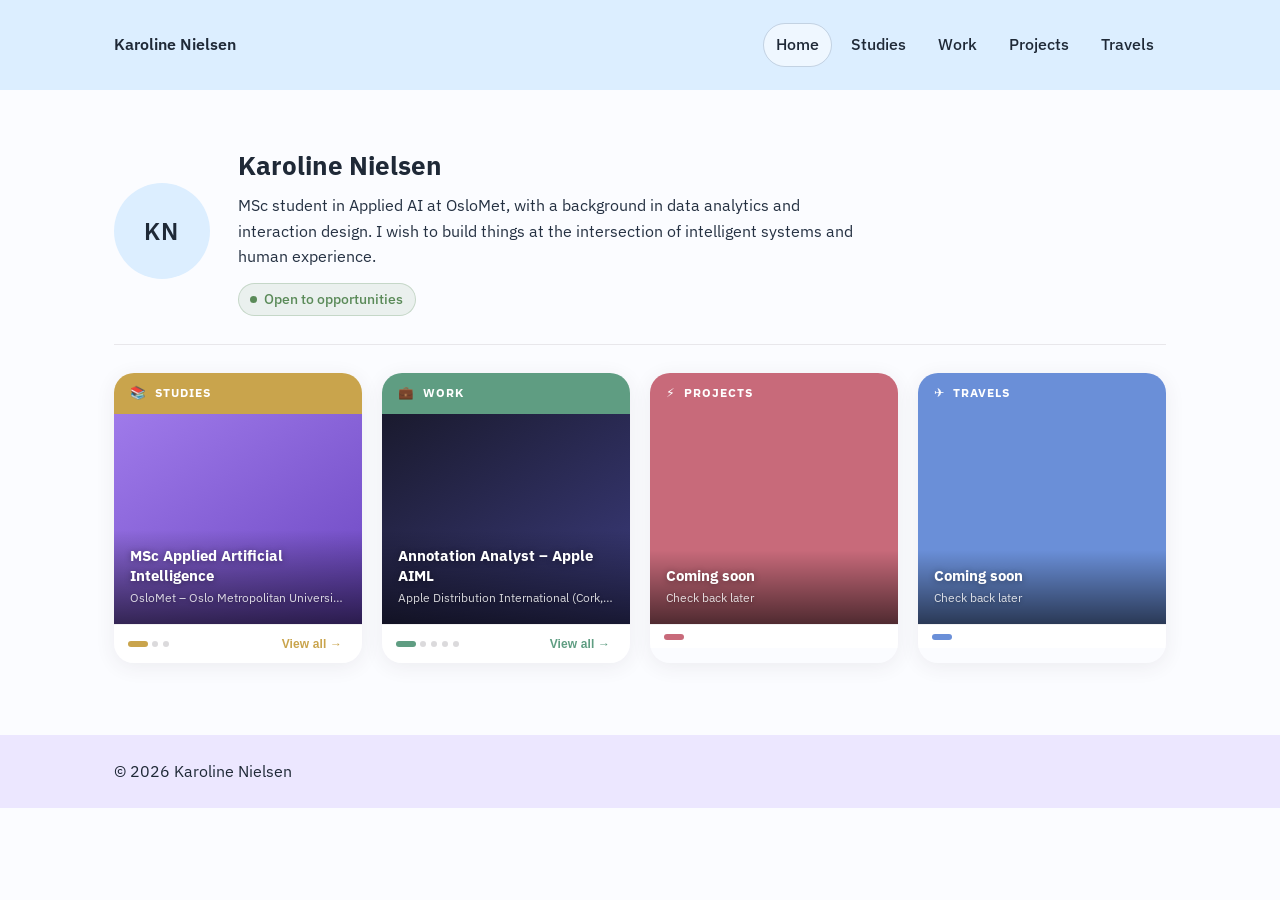
<file: index.html>
<!DOCTYPE html>
<html lang="en">
<head>
  <meta charset="utf-8" />
  <meta name="viewport" content="width=device-width, initial-scale=1" />
  <title>Karoline Nielsen</title>
  <link rel="icon" href="/kn-logo-minimal.svg" type="image/svg+xml">
  <link rel="preconnect" href="https://fonts.googleapis.com">
  <link rel="preconnect" href="https://fonts.gstatic.com" crossorigin>
  <link href="https://fonts.googleapis.com/css2?family=IBM+Plex+Sans:wght@300;400;500;600;700&display=swap" rel="stylesheet">
  <link rel="stylesheet" href="/style.css" />
</head>
<body>

  <header class="site-header">
    <div class="container header-row">
      <a class="brand" href="#home">Karoline Nielsen</a>
      <nav class="tabs" aria-label="Sections">
        <a class="tab" href="#home"     data-section="home">Home</a>
        <a class="tab" href="#studies"  data-section="studies">Studies</a>
        <a class="tab" href="#work"     data-section="work">Work</a>
        <a class="tab" href="#projects" data-section="projects">Projects</a>
        <a class="tab" href="#travels"  data-section="travels">Travels</a>
      </nav>
    </div>
  </header>

  <main class="container">
    <div id="filter-bar"></div>

    <section class="panel" id="home" data-panel>
      <section class="hero" aria-label="Introduction">
        <div class="hero-avatar" aria-hidden="true">
          <!--
            To use a real photo, replace the div below with:
            <img src="/assets/photo.jpg" alt="Karoline Nielsen" class="hero-photo">
            (drop your photo into an assets/ folder first)
          -->
          <div class="hero-initials">KN</div>
        </div>
        <div class="hero-content">
          <h2 class="hero-name">Karoline Nielsen</h2>
          <p class="hero-bio">MSc student in Applied AI at OsloMet, with a background in data analytics and interaction design. I wish to build things at the intersection of intelligent systems and human experience.</p>
          <span class="hero-status">
            <span class="status-dot" aria-hidden="true"></span>
            Open to opportunities
          </span>
        </div>
      </section>
      <div id="home-windows"></div>
    </section>

    <section class="panel" id="studies" data-panel hidden>
      <h1>Studies</h1>
      <p>What I've learned — and what I can do with it.</p>
      <div id="studies-timeline" class="timeline" aria-label="Studies timeline"></div>
    </section>

    <section class="panel" id="work" data-panel hidden>
      <h1>Work</h1>
      <p>Where I've applied my skills — and what I've built.</p>
      <div id="work-timeline" class="timeline" aria-label="Work experience timeline"></div>
    </section>

    <section class="panel" id="projects" data-panel hidden>
      <h1>Projects</h1>
      <p>Things I've built — code, data, and everything in between.</p>
      <div id="projects-grid" class="projects-grid" aria-label="Projects"></div>
    </section>

    <section class="panel" id="travels" data-panel hidden>
      <h1>Travels</h1>
      <p>Places, projects, and stories (coming soon).</p>
    </section>
  </main>

  <footer class="site-footer">
    <div class="container">&copy; 2026 Karoline Nielsen</div>
  </footer>

  <script type="module" src="/app.js"></script>
</body>
</html>
</file>
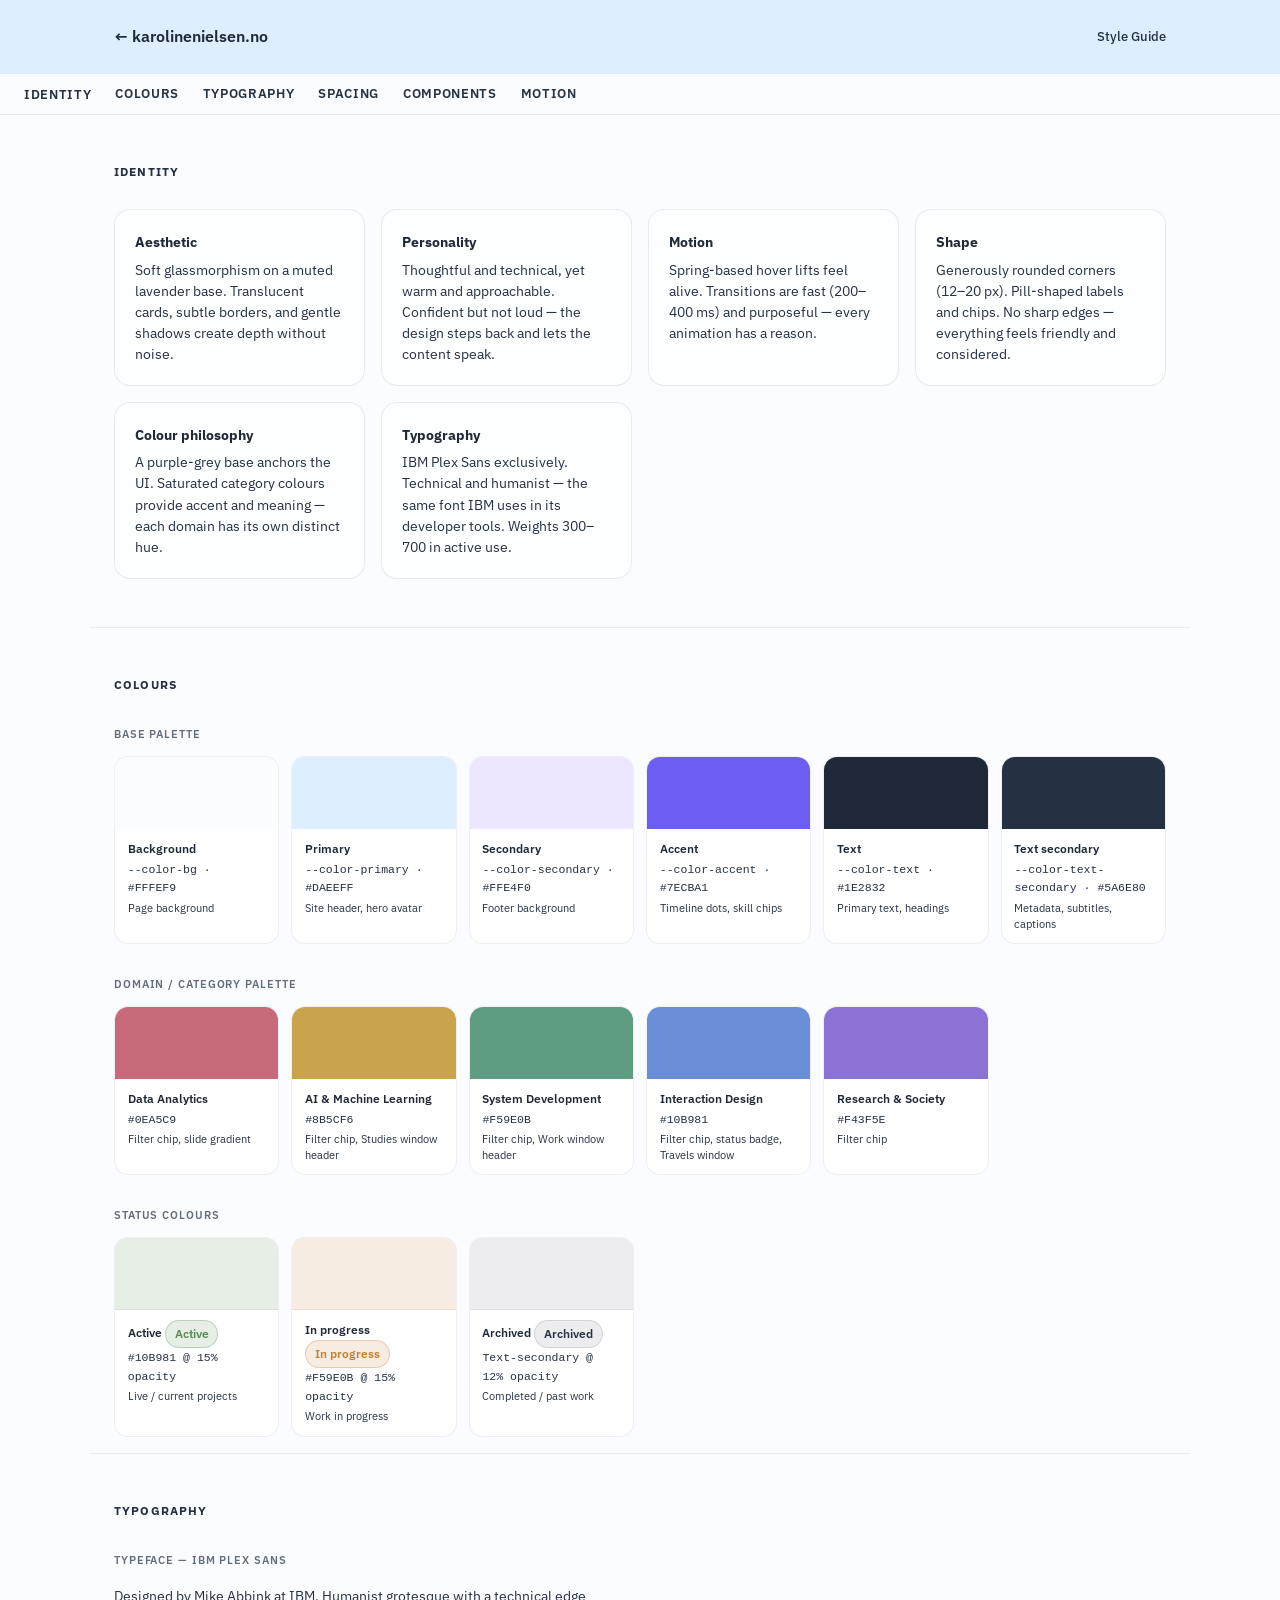
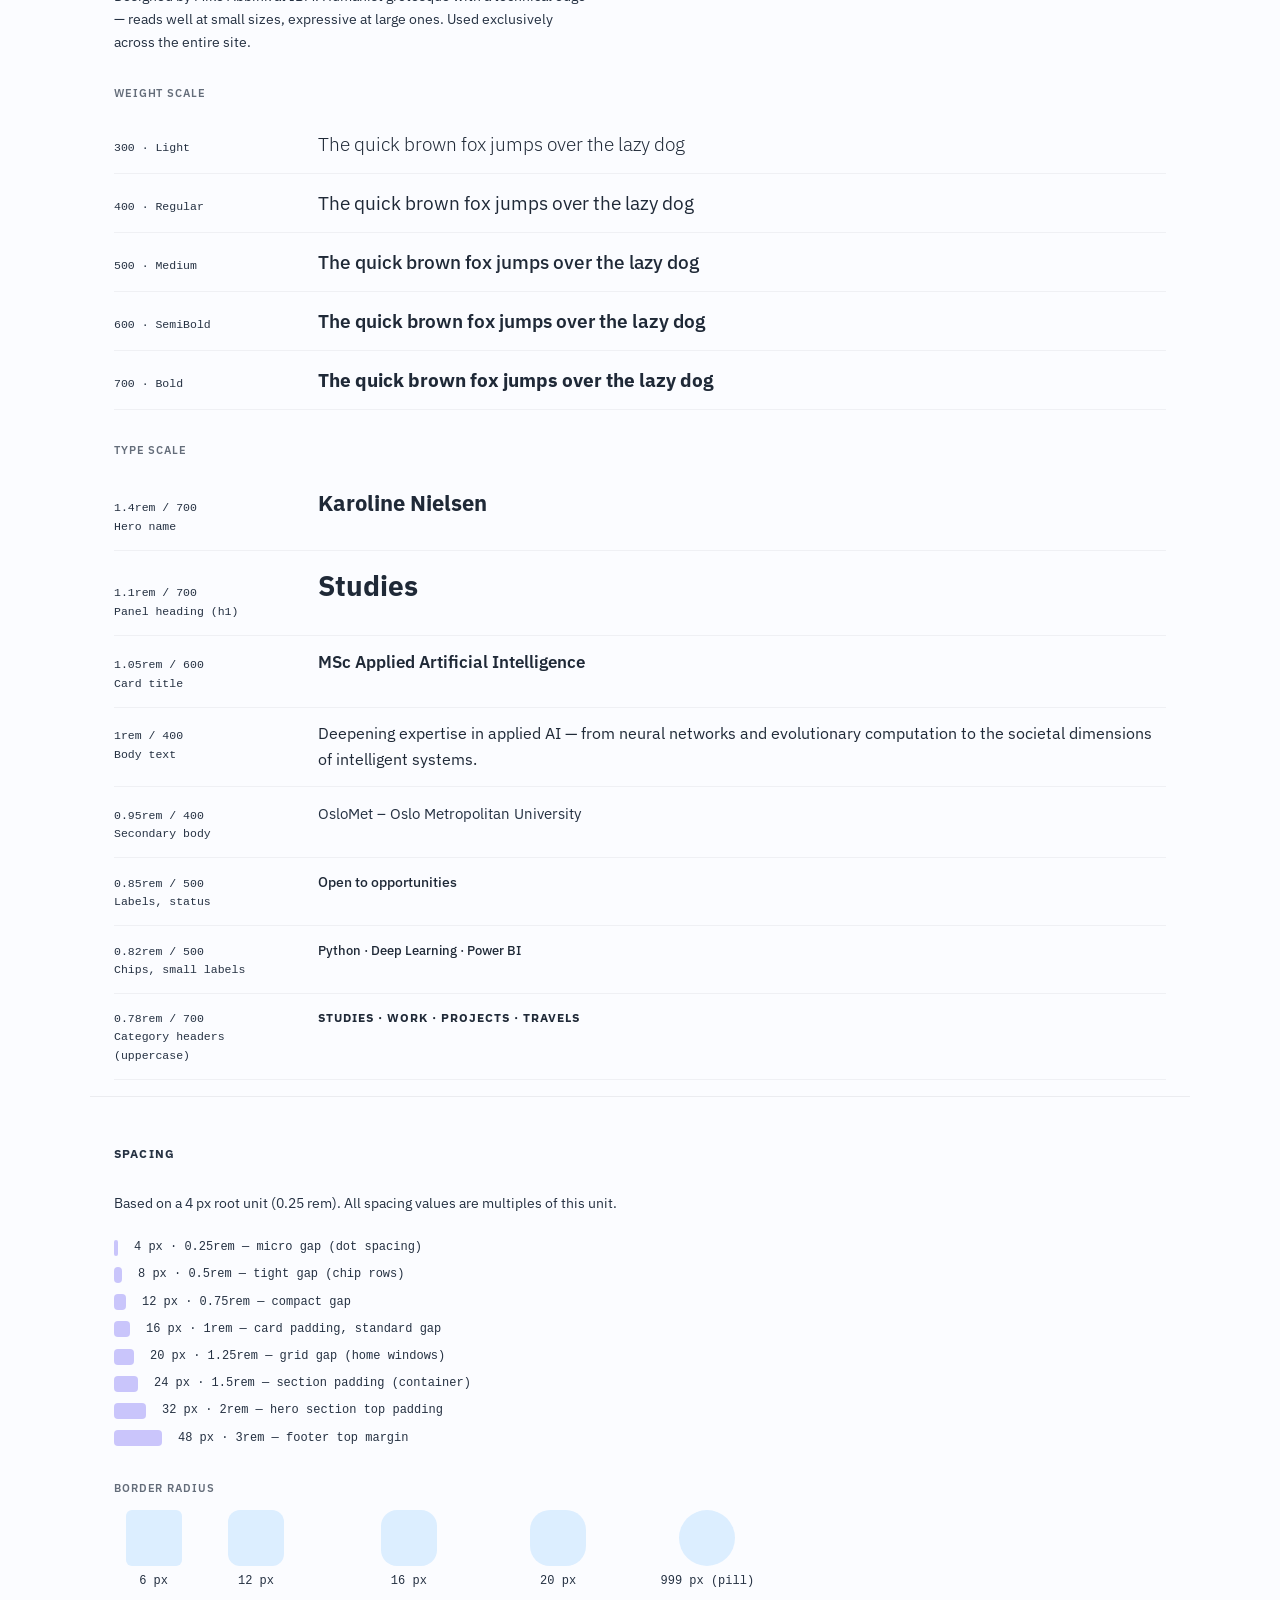
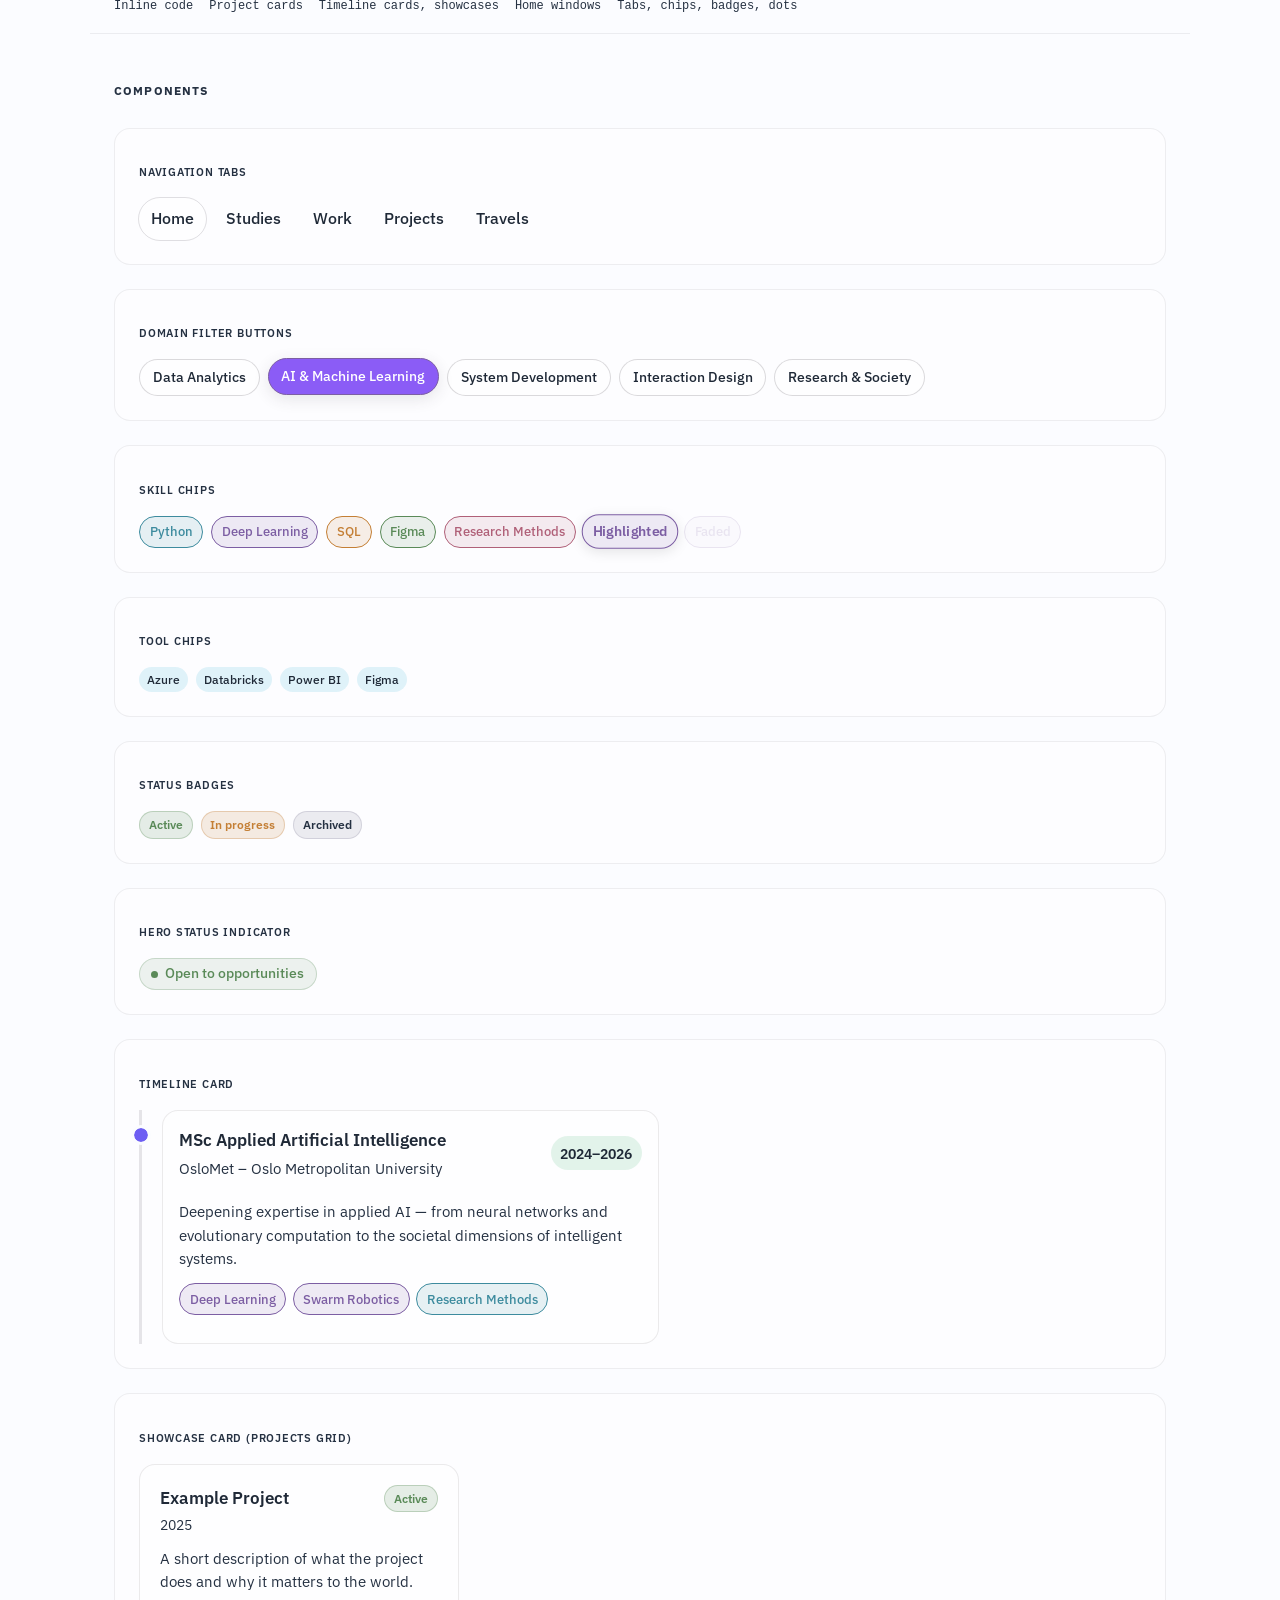
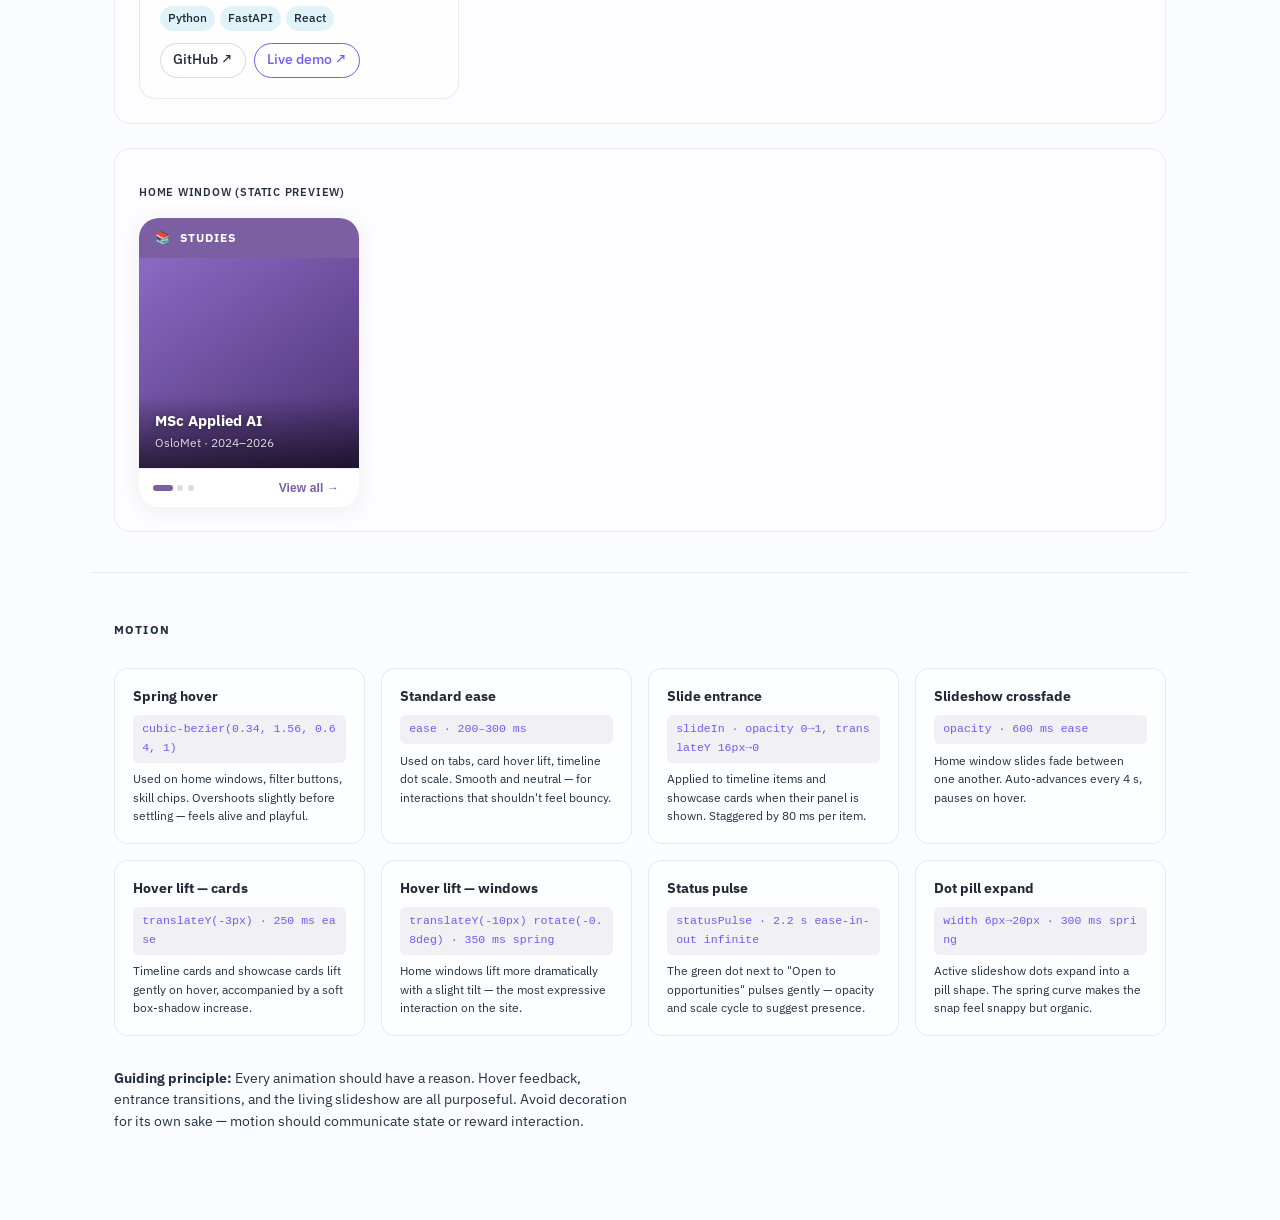
<file: style-guide.html>
<!DOCTYPE html>
<html lang="en">
<head>
  <meta charset="utf-8" />
  <meta name="viewport" content="width=device-width, initial-scale=1" />
  <title>Style Guide — Karoline Nielsen</title>
  <link rel="icon" href="/kn-logo-minimal.svg" type="image/svg+xml">
  <link rel="preconnect" href="https://fonts.googleapis.com">
  <link rel="preconnect" href="https://fonts.gstatic.com" crossorigin>
  <link href="https://fonts.googleapis.com/css2?family=IBM+Plex+Sans:wght@300;400;500;600;700&display=swap" rel="stylesheet">
  <link rel="stylesheet" href="/style.css" />
  <style>
    /* ── Style guide layout ── */
    .sg-nav {
      position: sticky;
      top: 0;
      z-index: 10;
      background: var(--color-bg);
      border-bottom: 1px solid rgba(58,52,64,0.1);
      padding: 0.6rem 1.5rem;
      display: flex;
      gap: 1.5rem;
      flex-wrap: wrap;
    }
    .sg-nav a {
      font-size: 0.82rem;
      font-weight: 600;
      text-decoration: none;
      color: var(--color-text-secondary);
      text-transform: uppercase;
      letter-spacing: 0.05em;
      transition: color 0.2s;
    }
    .sg-nav a:hover { color: var(--color-text); }

    .sg-section {
      max-width: 1100px;
      margin: 0 auto;
      padding: 3rem 1.5rem 1rem;
    }
    .sg-section + .sg-section {
      border-top: 1px solid rgba(58,52,64,0.08);
    }

    .sg-title {
      font-size: 0.72rem;
      font-weight: 700;
      text-transform: uppercase;
      letter-spacing: 0.1em;
      color: var(--color-text-secondary);
      margin: 0 0 1.75rem;
    }
    .sg-subtitle {
      font-size: 0.7rem;
      font-weight: 600;
      text-transform: uppercase;
      letter-spacing: 0.08em;
      color: var(--color-text-secondary);
      margin: 2rem 0 0.75rem;
      opacity: 0.7;
    }

    /* ── Identity statement ── */
    .identity-grid {
      display: grid;
      grid-template-columns: repeat(auto-fill, minmax(220px, 1fr));
      gap: 1rem;
      margin-bottom: 2rem;
    }
    .identity-card {
      background: rgba(255,255,255,0.6);
      border: 1px solid rgba(58,52,64,0.1);
      border-radius: 16px;
      padding: 1.25rem;
    }
    .identity-card h3 {
      margin: 0 0 0.4rem;
      font-size: 0.9rem;
      font-weight: 700;
    }
    .identity-card p {
      margin: 0;
      font-size: 0.85rem;
      color: var(--color-text-secondary);
      line-height: 1.55;
    }

    /* ── Colour swatches ── */
    .swatch-grid {
      display: grid;
      grid-template-columns: repeat(auto-fill, minmax(160px, 1fr));
      gap: 0.75rem;
    }
    .swatch {
      border-radius: 14px;
      overflow: hidden;
      border: 1px solid rgba(58,52,64,0.08);
      background: white;
    }
    .swatch-color {
      height: 72px;
    }
    .swatch-info {
      padding: 0.65rem 0.8rem;
    }
    .swatch-name {
      font-size: 0.78rem;
      font-weight: 600;
      margin: 0 0 0.1rem;
    }
    .swatch-hex {
      font-size: 0.72rem;
      color: var(--color-text-secondary);
      font-family: monospace;
      margin: 0 0 0.2rem;
    }
    .swatch-usage {
      font-size: 0.7rem;
      color: var(--color-text-secondary);
      margin: 0;
      line-height: 1.4;
    }

    /* ── Typography ── */
    .type-row {
      display: flex;
      align-items: baseline;
      gap: 1.5rem;
      padding: 0.85rem 0;
      border-bottom: 1px solid rgba(58,52,64,0.06);
    }
    .type-label {
      width: 180px;
      flex-shrink: 0;
      font-size: 0.72rem;
      color: var(--color-text-secondary);
      font-family: monospace;
    }
    .type-sample { flex: 1; }

    /* ── Spacing scale ── */
    .space-grid {
      display: flex;
      flex-direction: column;
      gap: 0.5rem;
    }
    .space-row {
      display: flex;
      align-items: center;
      gap: 1rem;
    }
    .space-box {
      background: var(--color-accent);
      opacity: 0.35;
      height: 16px;
      border-radius: 4px;
      flex-shrink: 0;
    }
    .space-label {
      font-size: 0.75rem;
      font-family: monospace;
      color: var(--color-text-secondary);
    }

    /* ── Motion ── */
    .motion-grid {
      display: grid;
      grid-template-columns: repeat(auto-fill, minmax(240px, 1fr));
      gap: 1rem;
    }
    .motion-card {
      background: rgba(255,255,255,0.6);
      border: 1px solid rgba(58,52,64,0.1);
      border-radius: 14px;
      padding: 1.1rem;
    }
    .motion-card h3 {
      margin: 0 0 0.3rem;
      font-size: 0.85rem;
      font-weight: 700;
    }
    .motion-card code {
      display: block;
      font-size: 0.72rem;
      color: var(--color-accent);
      background: rgba(156,138,174,0.12);
      padding: 0.35rem 0.6rem;
      border-radius: 6px;
      margin: 0.4rem 0;
      font-family: monospace;
      word-break: break-all;
    }
    .motion-card p {
      margin: 0.3rem 0 0;
      font-size: 0.78rem;
      color: var(--color-text-secondary);
      line-height: 1.5;
    }

    /* ── Component shelf ── */
    .component-shelf {
      background: rgba(255,255,255,0.45);
      border: 1px solid rgba(58,52,64,0.08);
      border-radius: 16px;
      padding: 1.5rem;
      margin-bottom: 1.5rem;
    }
    .component-shelf-label {
      font-size: 0.7rem;
      font-weight: 600;
      text-transform: uppercase;
      letter-spacing: 0.07em;
      color: var(--color-text-secondary);
      margin-bottom: 1rem;
    }
    .component-row {
      display: flex;
      flex-wrap: wrap;
      gap: 0.5rem;
      align-items: center;
    }
    .component-row + .component-row {
      margin-top: 0.75rem;
    }

    /* Demo timeline card (static) */
    .demo-timeline-item {
      position: relative;
      padding-left: 1.25rem;
      border-left: 3px solid rgba(58,52,64,0.12);
      max-width: 520px;
    }
    .demo-timeline-dot {
      position: absolute;
      left: -8px;
      top: 1.15rem;
      width: 14px;
      height: 14px;
      border-radius: 999px;
      background: var(--color-accent);
      outline: 3px solid var(--color-bg);
    }

    /* Demo home window (static) */
    .demo-window-wrap {
      width: 220px;
    }
  </style>
</head>
<body>

  <header class="site-header">
    <div class="container header-row">
      <a class="brand" href="/">← karolinenielsen.no</a>
      <span style="font-size:0.82rem;color:var(--color-text-secondary);font-weight:500">Style Guide</span>
    </div>
  </header>

  <nav class="sg-nav">
    <a href="#identity">Identity</a>
    <a href="#colours">Colours</a>
    <a href="#typography">Typography</a>
    <a href="#spacing">Spacing</a>
    <a href="#components">Components</a>
    <a href="#motion">Motion</a>
  </nav>


  <!-- ── Identity ──────────────────────────────── -->
  <section class="sg-section" id="identity">
    <p class="sg-title">Identity</p>

    <div class="identity-grid">
      <div class="identity-card">
        <h3>Aesthetic</h3>
        <p>Soft glassmorphism on a muted lavender base. Translucent cards, subtle borders, and gentle shadows create depth without noise.</p>
      </div>
      <div class="identity-card">
        <h3>Personality</h3>
        <p>Thoughtful and technical, yet warm and approachable. Confident but not loud — the design steps back and lets the content speak.</p>
      </div>
      <div class="identity-card">
        <h3>Motion</h3>
        <p>Spring-based hover lifts feel alive. Transitions are fast (200–400 ms) and purposeful — every animation has a reason.</p>
      </div>
      <div class="identity-card">
        <h3>Shape</h3>
        <p>Generously rounded corners (12–20 px). Pill-shaped labels and chips. No sharp edges — everything feels friendly and considered.</p>
      </div>
      <div class="identity-card">
        <h3>Colour philosophy</h3>
        <p>A purple-grey base anchors the UI. Saturated category colours provide accent and meaning — each domain has its own distinct hue.</p>
      </div>
      <div class="identity-card">
        <h3>Typography</h3>
        <p>IBM Plex Sans exclusively. Technical and humanist — the same font IBM uses in its developer tools. Weights 300–700 in active use.</p>
      </div>
    </div>
  </section>


  <!-- ── Colours ──────────────────────────────── -->
  <section class="sg-section" id="colours">
    <p class="sg-title">Colours</p>

    <p class="sg-subtitle">Base palette</p>
    <div class="swatch-grid">
      <div class="swatch">
        <div class="swatch-color" style="background:var(--color-bg)"></div>
        <div class="swatch-info">
          <p class="swatch-name">Background</p>
          <p class="swatch-hex">--color-bg · #FFFEF9</p>
          <p class="swatch-usage">Page background</p>
        </div>
      </div>
      <div class="swatch">
        <div class="swatch-color" style="background:var(--color-primary)"></div>
        <div class="swatch-info">
          <p class="swatch-name">Primary</p>
          <p class="swatch-hex">--color-primary · #DAEEFF</p>
          <p class="swatch-usage">Site header, hero avatar</p>
        </div>
      </div>
      <div class="swatch">
        <div class="swatch-color" style="background:var(--color-secondary)"></div>
        <div class="swatch-info">
          <p class="swatch-name">Secondary</p>
          <p class="swatch-hex">--color-secondary · #FFE4F0</p>
          <p class="swatch-usage">Footer background</p>
        </div>
      </div>
      <div class="swatch">
        <div class="swatch-color" style="background:var(--color-accent)"></div>
        <div class="swatch-info">
          <p class="swatch-name">Accent</p>
          <p class="swatch-hex">--color-accent · #7ECBA1</p>
          <p class="swatch-usage">Timeline dots, skill chips</p>
        </div>
      </div>
      <div class="swatch">
        <div class="swatch-color" style="background:var(--color-text)"></div>
        <div class="swatch-info">
          <p class="swatch-name">Text</p>
          <p class="swatch-hex">--color-text · #1E2832</p>
          <p class="swatch-usage">Primary text, headings</p>
        </div>
      </div>
      <div class="swatch">
        <div class="swatch-color" style="background:var(--color-text-secondary)"></div>
        <div class="swatch-info">
          <p class="swatch-name">Text secondary</p>
          <p class="swatch-hex">--color-text-secondary · #5A6E80</p>
          <p class="swatch-usage">Metadata, subtitles, captions</p>
        </div>
      </div>
    </div>

    <p class="sg-subtitle">Domain / category palette</p>
    <div class="swatch-grid">
      <div class="swatch">
        <div class="swatch-color" style="background:var(--cat-data-analytics-color)"></div>
        <div class="swatch-info">
          <p class="swatch-name">Data Analytics</p>
          <p class="swatch-hex">#0EA5C9</p>
          <p class="swatch-usage">Filter chip, slide gradient</p>
        </div>
      </div>
      <div class="swatch">
        <div class="swatch-color" style="background:var(--cat-ai-ml-color)"></div>
        <div class="swatch-info">
          <p class="swatch-name">AI & Machine Learning</p>
          <p class="swatch-hex">#8B5CF6</p>
          <p class="swatch-usage">Filter chip, Studies window header</p>
        </div>
      </div>
      <div class="swatch">
        <div class="swatch-color" style="background:var(--cat-system-dev-color)"></div>
        <div class="swatch-info">
          <p class="swatch-name">System Development</p>
          <p class="swatch-hex">#F59E0B</p>
          <p class="swatch-usage">Filter chip, Work window header</p>
        </div>
      </div>
      <div class="swatch">
        <div class="swatch-color" style="background:var(--cat-interaction-design-color)"></div>
        <div class="swatch-info">
          <p class="swatch-name">Interaction Design</p>
          <p class="swatch-hex">#10B981</p>
          <p class="swatch-usage">Filter chip, status badge, Travels window</p>
        </div>
      </div>
      <div class="swatch">
        <div class="swatch-color" style="background:var(--cat-research-society-color)"></div>
        <div class="swatch-info">
          <p class="swatch-name">Research & Society</p>
          <p class="swatch-hex">#F43F5E</p>
          <p class="swatch-usage">Filter chip</p>
        </div>
      </div>
    </div>

    <p class="sg-subtitle">Status colours</p>
    <div class="swatch-grid">
      <div class="swatch">
        <div class="swatch-color" style="background:rgba(90,138,88,0.15);border-bottom:1px solid rgba(58,52,64,0.08)"></div>
        <div class="swatch-info">
          <p class="swatch-name">Active <span class="status-badge status-active" style="vertical-align:middle">Active</span></p>
          <p class="swatch-hex">#10B981 @ 15% opacity</p>
          <p class="swatch-usage">Live / current projects</p>
        </div>
      </div>
      <div class="swatch">
        <div class="swatch-color" style="background:rgba(196,127,53,0.15);border-bottom:1px solid rgba(58,52,64,0.08)"></div>
        <div class="swatch-info">
          <p class="swatch-name">In progress <span class="status-badge status-in-progress" style="vertical-align:middle">In progress</span></p>
          <p class="swatch-hex">#F59E0B @ 15% opacity</p>
          <p class="swatch-usage">Work in progress</p>
        </div>
      </div>
      <div class="swatch">
        <div class="swatch-color" style="background:rgba(111,104,135,0.12);border-bottom:1px solid rgba(58,52,64,0.08)"></div>
        <div class="swatch-info">
          <p class="swatch-name">Archived <span class="status-badge status-archived" style="vertical-align:middle">Archived</span></p>
          <p class="swatch-hex">Text-secondary @ 12% opacity</p>
          <p class="swatch-usage">Completed / past work</p>
        </div>
      </div>
    </div>
  </section>


  <!-- ── Typography ──────────────────────────── -->
  <section class="sg-section" id="typography">
    <p class="sg-title">Typography</p>

    <p class="sg-subtitle">Typeface — IBM Plex Sans</p>
    <p style="color:var(--color-text-secondary);font-size:0.9rem;max-width:60ch;margin-bottom:1.5rem">
      Designed by Mike Abbink at IBM. Humanist grotesque with a technical edge — reads well at small sizes, 
      expressive at large ones. Used exclusively across the entire site.
    </p>

    <p class="sg-subtitle">Weight scale</p>
    <div style="margin-bottom:2rem">
      <div class="type-row">
        <span class="type-label">300 · Light</span>
        <span class="type-sample" style="font-weight:300;font-size:1.2rem">The quick brown fox jumps over the lazy dog</span>
      </div>
      <div class="type-row">
        <span class="type-label">400 · Regular</span>
        <span class="type-sample" style="font-weight:400;font-size:1.2rem">The quick brown fox jumps over the lazy dog</span>
      </div>
      <div class="type-row">
        <span class="type-label">500 · Medium</span>
        <span class="type-sample" style="font-weight:500;font-size:1.2rem">The quick brown fox jumps over the lazy dog</span>
      </div>
      <div class="type-row">
        <span class="type-label">600 · SemiBold</span>
        <span class="type-sample" style="font-weight:600;font-size:1.2rem">The quick brown fox jumps over the lazy dog</span>
      </div>
      <div class="type-row">
        <span class="type-label">700 · Bold</span>
        <span class="type-sample" style="font-weight:700;font-size:1.2rem">The quick brown fox jumps over the lazy dog</span>
      </div>
    </div>

    <p class="sg-subtitle">Type scale</p>
    <div>
      <div class="type-row">
        <span class="type-label">1.4rem / 700<br>Hero name</span>
        <span class="type-sample" style="font-size:1.4rem;font-weight:700">Karoline Nielsen</span>
      </div>
      <div class="type-row">
        <span class="type-label">1.1rem / 700<br>Panel heading (h1)</span>
        <span class="type-sample"><h1 style="margin:0;font-size:1.75rem">Studies</h1></span>
      </div>
      <div class="type-row">
        <span class="type-label">1.05rem / 600<br>Card title</span>
        <span class="type-sample" style="font-size:1.05rem;font-weight:600">MSc Applied Artificial Intelligence</span>
      </div>
      <div class="type-row">
        <span class="type-label">1rem / 400<br>Body text</span>
        <span class="type-sample" style="font-size:1rem;font-weight:400">Deepening expertise in applied AI — from neural networks and evolutionary computation to the societal dimensions of intelligent systems.</span>
      </div>
      <div class="type-row">
        <span class="type-label">0.95rem / 400<br>Secondary body</span>
        <span class="type-sample" style="font-size:0.95rem;color:var(--color-text-secondary)">OsloMet – Oslo Metropolitan University</span>
      </div>
      <div class="type-row">
        <span class="type-label">0.85rem / 500<br>Labels, status</span>
        <span class="type-sample" style="font-size:0.85rem;font-weight:500">Open to opportunities</span>
      </div>
      <div class="type-row">
        <span class="type-label">0.82rem / 500<br>Chips, small labels</span>
        <span class="type-sample" style="font-size:0.82rem;font-weight:500">Python · Deep Learning · Power BI</span>
      </div>
      <div class="type-row">
        <span class="type-label">0.78rem / 700<br>Category headers<br>(uppercase)</span>
        <span class="type-sample" style="font-size:0.78rem;font-weight:700;text-transform:uppercase;letter-spacing:0.08em">Studies · Work · Projects · Travels</span>
      </div>
    </div>
  </section>


  <!-- ── Spacing ────────────────────────────── -->
  <section class="sg-section" id="spacing">
    <p class="sg-title">Spacing</p>
    <p style="color:var(--color-text-secondary);font-size:0.9rem;margin-bottom:1.5rem">
      Based on a 4 px root unit (0.25 rem). All spacing values are multiples of this unit.
    </p>

    <div class="space-grid">
      <div class="space-row"><div class="space-box" style="width:4px"></div><span class="space-label">4 px · 0.25rem — micro gap (dot spacing)</span></div>
      <div class="space-row"><div class="space-box" style="width:8px"></div><span class="space-label">8 px · 0.5rem — tight gap (chip rows)</span></div>
      <div class="space-row"><div class="space-box" style="width:12px"></div><span class="space-label">12 px · 0.75rem — compact gap</span></div>
      <div class="space-row"><div class="space-box" style="width:16px"></div><span class="space-label">16 px · 1rem — card padding, standard gap</span></div>
      <div class="space-row"><div class="space-box" style="width:20px"></div><span class="space-label">20 px · 1.25rem — grid gap (home windows)</span></div>
      <div class="space-row"><div class="space-box" style="width:24px"></div><span class="space-label">24 px · 1.5rem — section padding (container)</span></div>
      <div class="space-row"><div class="space-box" style="width:32px"></div><span class="space-label">32 px · 2rem — hero section top padding</span></div>
      <div class="space-row"><div class="space-box" style="width:48px"></div><span class="space-label">48 px · 3rem — footer top margin</span></div>
    </div>

    <p class="sg-subtitle" style="margin-top:2rem">Border radius</p>
    <div style="display:flex;flex-wrap:wrap;gap:1rem;align-items:flex-end">
      <div style="text-align:center">
        <div style="width:56px;height:56px;background:var(--color-primary);border-radius:6px;margin:0 auto"></div>
        <span class="space-label">6 px<br>Inline code</span>
      </div>
      <div style="text-align:center">
        <div style="width:56px;height:56px;background:var(--color-primary);border-radius:12px;margin:0 auto"></div>
        <span class="space-label">12 px<br>Project cards</span>
      </div>
      <div style="text-align:center">
        <div style="width:56px;height:56px;background:var(--color-primary);border-radius:16px;margin:0 auto"></div>
        <span class="space-label">16 px<br>Timeline cards, showcases</span>
      </div>
      <div style="text-align:center">
        <div style="width:56px;height:56px;background:var(--color-primary);border-radius:20px;margin:0 auto"></div>
        <span class="space-label">20 px<br>Home windows</span>
      </div>
      <div style="text-align:center">
        <div style="width:56px;height:56px;background:var(--color-primary);border-radius:999px;margin:0 auto"></div>
        <span class="space-label">999 px (pill)<br>Tabs, chips, badges, dots</span>
      </div>
    </div>
  </section>


  <!-- ── Components ────────────────────────── -->
  <section class="sg-section" id="components">
    <p class="sg-title">Components</p>

    <div class="component-shelf">
      <p class="component-shelf-label">Navigation tabs</p>
      <div class="component-row">
        <a class="tab" aria-current="page" href="#" onclick="return false">Home</a>
        <a class="tab" href="#" onclick="return false">Studies</a>
        <a class="tab" href="#" onclick="return false">Work</a>
        <a class="tab" href="#" onclick="return false">Projects</a>
        <a class="tab" href="#" onclick="return false">Travels</a>
      </div>
    </div>

    <div class="component-shelf">
      <p class="component-shelf-label">Domain filter buttons</p>
      <div class="component-row">
        <button class="filter-btn" style="--cat-color:#3d8b9e;--cat-bg:rgba(61,139,158,0.12)">Data Analytics</button>
        <button class="filter-btn filter-active" style="--cat-color:#7c5ea3;--cat-bg:rgba(124,94,163,0.12);background:#8B5CF6;color:#fff;border-color:#7c5ea3">AI & Machine Learning</button>
        <button class="filter-btn" style="--cat-color:#c47f35;--cat-bg:rgba(196,127,53,0.12)">System Development</button>
        <button class="filter-btn" style="--cat-color:#5a8a58;--cat-bg:rgba(90,138,88,0.12)">Interaction Design</button>
        <button class="filter-btn" style="--cat-color:#b06078;--cat-bg:rgba(176,96,120,0.12)">Research & Society</button>
      </div>
    </div>

    <div class="component-shelf">
      <p class="component-shelf-label">Skill chips</p>
      <div class="component-row">
        <span class="skill-chip" style="background:rgba(61,139,158,0.12);color:#3d8b9e;border-color:#3d8b9e">Python</span>
        <span class="skill-chip" style="background:rgba(124,94,163,0.12);color:#7c5ea3;border-color:#7c5ea3">Deep Learning</span>
        <span class="skill-chip" style="background:rgba(196,127,53,0.12);color:#c47f35;border-color:#c47f35">SQL</span>
        <span class="skill-chip" style="background:rgba(90,138,88,0.12);color:#5a8a58;border-color:#5a8a58">Figma</span>
        <span class="skill-chip" style="background:rgba(176,96,120,0.12);color:#b06078;border-color:#b06078">Research Methods</span>
        <span class="skill-chip skill-highlight" style="background:rgba(124,94,163,0.12);color:#7c5ea3;border-color:#7c5ea3">Highlighted</span>
        <span class="skill-chip faded" style="background:rgba(124,94,163,0.12);color:#7c5ea3;border-color:#7c5ea3">Faded</span>
      </div>
    </div>

    <div class="component-shelf">
      <p class="component-shelf-label">Tool chips</p>
      <div class="component-row">
        <span class="tool-chip">Azure</span>
        <span class="tool-chip">Databricks</span>
        <span class="tool-chip">Power BI</span>
        <span class="tool-chip">Figma</span>
      </div>
    </div>

    <div class="component-shelf">
      <p class="component-shelf-label">Status badges</p>
      <div class="component-row">
        <span class="status-badge status-active">Active</span>
        <span class="status-badge status-in-progress">In progress</span>
        <span class="status-badge status-archived">Archived</span>
      </div>
    </div>

    <div class="component-shelf">
      <p class="component-shelf-label">Hero status indicator</p>
      <div class="component-row">
        <span class="hero-status">
          <span class="status-dot" aria-hidden="true"></span>
          Open to opportunities
        </span>
      </div>
    </div>

    <div class="component-shelf">
      <p class="component-shelf-label">Timeline card</p>
      <div class="demo-timeline-item">
        <div class="demo-timeline-dot"></div>
        <div class="timeline-card">
          <div class="timeline-header" style="display:grid;grid-template-columns:1fr auto;gap:0.75rem;align-items:center;padding:1rem">
            <div>
              <p class="timeline-title">MSc Applied Artificial Intelligence</p>
              <p class="timeline-meta">OsloMet – Oslo Metropolitan University</p>
            </div>
            <div class="timeline-dates">2024–2026</div>
          </div>
          <div class="timeline-body" style="padding:0 1rem 1rem">
            <p class="item-summary">Deepening expertise in applied AI — from neural networks and evolutionary computation to the societal dimensions of intelligent systems.</p>
            <div class="skills-row">
              <span class="skill-chip" style="background:rgba(124,94,163,0.12);color:#7c5ea3;border-color:#7c5ea3">Deep Learning</span>
              <span class="skill-chip" style="background:rgba(124,94,163,0.12);color:#7c5ea3;border-color:#7c5ea3">Swarm Robotics</span>
              <span class="skill-chip" style="background:rgba(61,139,158,0.12);color:#3d8b9e;border-color:#3d8b9e">Research Methods</span>
            </div>
          </div>
        </div>
      </div>
    </div>

    <div class="component-shelf">
      <p class="component-shelf-label">Showcase card (Projects grid)</p>
      <div style="max-width:320px">
        <article class="showcase-card" style="--win-color:#3d8b9e">
          <div class="showcase-header">
            <div>
              <h3 class="showcase-title">Example Project</h3>
              <span class="showcase-year">2025</span>
            </div>
            <span class="status-badge status-active">Active</span>
          </div>
          <p class="showcase-desc">A short description of what the project does and why it matters to the world.</p>
          <div class="project-tools">
            <span class="tool-chip">Python</span>
            <span class="tool-chip">FastAPI</span>
            <span class="tool-chip">React</span>
          </div>
          <div class="showcase-links">
            <a class="showcase-link" href="#" onclick="return false">GitHub ↗</a>
            <a class="showcase-link showcase-link--demo" href="#" onclick="return false">Live demo ↗</a>
          </div>
        </article>
      </div>
    </div>

    <div class="component-shelf">
      <p class="component-shelf-label">Home window (static preview)</p>
      <div class="demo-window-wrap">
        <div class="home-window" style="--win-color:#7c5ea3">
          <div class="window-header">
            <span aria-hidden="true">📚</span> Studies
          </div>
          <div class="window-slides-wrapper">
            <div class="window-slide active" style="background:linear-gradient(145deg,#8b6ac4 0%,#4a3070 100%)">
              <div class="slide-content">
                <p class="slide-title">MSc Applied AI</p>
                <p class="slide-meta">OsloMet · 2024–2026</p>
              </div>
            </div>
          </div>
          <div class="window-footer">
            <div class="window-dots">
              <button class="window-dot active"></button>
              <button class="window-dot"></button>
              <button class="window-dot"></button>
            </div>
            <button class="window-view-all">View all →</button>
          </div>
        </div>
      </div>
    </div>
  </section>


  <!-- ── Motion ────────────────────────────── -->
  <section class="sg-section" id="motion">
    <p class="sg-title">Motion</p>

    <div class="motion-grid">
      <div class="motion-card">
        <h3>Spring hover</h3>
        <code>cubic-bezier(0.34, 1.56, 0.64, 1)</code>
        <p>Used on home windows, filter buttons, skill chips. Overshoots slightly before settling — feels alive and playful.</p>
      </div>
      <div class="motion-card">
        <h3>Standard ease</h3>
        <code>ease · 200–300 ms</code>
        <p>Used on tabs, card hover lift, timeline dot scale. Smooth and neutral — for interactions that shouldn't feel bouncy.</p>
      </div>
      <div class="motion-card">
        <h3>Slide entrance</h3>
        <code>slideIn · opacity 0→1, translateY 16px→0</code>
        <p>Applied to timeline items and showcase cards when their panel is shown. Staggered by 80 ms per item.</p>
      </div>
      <div class="motion-card">
        <h3>Slideshow crossfade</h3>
        <code>opacity · 600 ms ease</code>
        <p>Home window slides fade between one another. Auto-advances every 4 s, pauses on hover.</p>
      </div>
      <div class="motion-card">
        <h3>Hover lift — cards</h3>
        <code>translateY(-3px) · 250 ms ease</code>
        <p>Timeline cards and showcase cards lift gently on hover, accompanied by a soft box-shadow increase.</p>
      </div>
      <div class="motion-card">
        <h3>Hover lift — windows</h3>
        <code>translateY(-10px) rotate(-0.8deg) · 350 ms spring</code>
        <p>Home windows lift more dramatically with a slight tilt — the most expressive interaction on the site.</p>
      </div>
      <div class="motion-card">
        <h3>Status pulse</h3>
        <code>statusPulse · 2.2 s ease-in-out infinite</code>
        <p>The green dot next to "Open to opportunities" pulses gently — opacity and scale cycle to suggest presence.</p>
      </div>
      <div class="motion-card">
        <h3>Dot pill expand</h3>
        <code>width 6px→20px · 300 ms spring</code>
        <p>Active slideshow dots expand into a pill shape. The spring curve makes the snap feel snappy but organic.</p>
      </div>
    </div>

    <p style="margin-top:2rem;font-size:0.85rem;color:var(--color-text-secondary);max-width:65ch">
      <strong>Guiding principle:</strong> Every animation should have a reason. Hover feedback, entrance transitions, 
      and the living slideshow are all purposeful. Avoid decoration for its own sake — motion should communicate state or reward interaction.
    </p>
  </section>

  <div style="height:4rem"></div>

</body>
</html>
</file>
<file: style.css>
:root {
  /* ── Base palette ──────────────────────────────────────────
     Change any value here and it updates everywhere on the site.
     ──────────────────────────────────────────────────────── */
  --color-bg:             #FBFCFF;
  --color-primary:        #DCEEFF;
  --color-secondary:      #ECE7FF;
  --color-accent:         #6D5EF3;
  --color-text:           #1F2937;
  --color-text-secondary: #253142;
  --font-sans: "IBM Plex Sans", system-ui, -apple-system, BlinkMacSystemFont, sans-serif;

  /* ── Domain / category colours ────────────────────────────
     Used by filter chips, skill chips, and home window headers.
     ──────────────────────────────────────────────────────── */
  --cat-shared-bg:                rgba(31, 41, 55, 0.06);

  --cat-data-analytics-color:     #C86A7A;
  --cat-data-analytics-bg:        var(--cat-shared-bg);
  --cat-ai-ml-color:              #C9A44C;
  --cat-ai-ml-bg:                 var(--cat-shared-bg);
  --cat-system-dev-color:         #5F9D82;
  --cat-system-dev-bg:            var(--cat-shared-bg);
  --cat-interaction-design-color: #6A8FD8;
  --cat-interaction-design-bg:    var(--cat-shared-bg);
  --cat-research-society-color:   #8B73D6;
  --cat-research-society-bg:      var(--cat-shared-bg);

  /* ── Home window accent colours ───────────────────────────
     Each window header uses its category colour.
     ──────────────────────────────────────────────────────── */
  --win-studies-color:  var(--cat-ai-ml-color);
  --win-work-color:     var(--cat-system-dev-color);
  --win-projects-color: var(--cat-data-analytics-color);
  --win-travels-color:  var(--cat-interaction-design-color);

  /* ── Slide gradients ──────────────────────────────────────
     One variable per slide. To change a slide's look, edit here.
     ──────────────────────────────────────────────────────── */
  --slide-studies-0: linear-gradient(145deg, #9F7AEA 0%, #6B46C1 100%);
  --slide-studies-1: linear-gradient(145deg, #667EEA 0%, #4C51BF 100%);
  --slide-studies-2: linear-gradient(145deg, #B794F4 0%, #7C3AED 100%);

  --slide-work-0: linear-gradient(145deg, #1a1a2e 0%, #3c3c7e 100%);
  --slide-work-1: linear-gradient(145deg, #0EA5C9 0%, #0369A1 100%);
  --slide-work-2: linear-gradient(145deg, #F43F5E 0%, #BE123C 100%);
  --slide-work-3: linear-gradient(145deg, #10B981 0%, #047857 100%);
  --slide-work-4: linear-gradient(145deg, #F59E0B 0%, #B45309 100%);
}

* { box-sizing: border-box; }

body {
  margin: 0;
  font-family: var(--font-sans);
  background: var(--color-bg);
  color: var(--color-text);
  line-height: 1.6;
}

.container {
  max-width: 1100px;
  margin: 0 auto;
  padding: 1.5rem;
}


/* ── Header ────────────────────────── */

.site-header {
  background: var(--color-primary);
}
.header-row {
  display: flex;
  gap: 1rem;
  align-items: center;
  justify-content: space-between;
}
.brand {
  font-weight: 600;
  text-decoration: none;
  color: var(--color-text);
}
.tabs {
  display: flex;
  gap: 0.5rem;
  flex-wrap: wrap;
}
.tab {
  text-decoration: none;
  color: var(--color-text);
  padding: 0.5rem 0.75rem;
  border-radius: 999px;
  font-weight: 500;
  transition: background 0.2s, transform 0.15s;
}
.tab:hover {
  transform: translateY(-1px);
}
.tab[aria-current="page"] {
  background: rgba(255,255,255,0.55);
  outline: 1px solid rgba(58,52,64,0.15);
}


/* ── Panels ────────────────────────── */

.panel h1 {
  margin-top: 0.5rem;
  margin-bottom: 0.25rem;
}
.panel > p {
  color: var(--color-text-secondary);
  max-width: 70ch;
  margin-top: 0;
}


/* ── Footer ────────────────────────── */

.site-footer {
  margin-top: 3rem;
  background: var(--color-secondary);
}


/* ── Hero wrapper & doodles ────────── */

.hero-wrapper {
  position: relative;
  padding: 1.5rem 0 0.5rem;
}

.hero-doodles {
  position: absolute;
  inset: 0;
  pointer-events: none;
  overflow: visible;
}

.doodle {
  position: absolute;
  color: var(--color-accent);
  opacity: 0.55;
}
.doodle-1 { top: 8%;  right: 6%;  animation: floatA 5s ease-in-out infinite; }
.doodle-2 { top: 55%; right: 12%; animation: floatB 7s ease-in-out infinite; }
.doodle-3 { top: 25%; left: 1%;   animation: floatC 6s ease-in-out infinite; }
.doodle-4 { bottom: 5%;  right: 4%;  animation: floatA 8s ease-in-out infinite reverse; }
.doodle-5 { bottom: 30%; left: 4%;   animation: floatB 5.5s ease-in-out infinite; }
.doodle-6 { top: 12%; right: 24%; animation: floatC 9s ease-in-out infinite; }
.doodle-7 { bottom: 15%; right: 20%; animation: floatA 6.5s ease-in-out infinite reverse; }

@keyframes floatA {
  0%, 100% { transform: translateY(0) rotate(0deg); }
  50%       { transform: translateY(-9px) rotate(10deg); }
}
@keyframes floatB {
  0%, 100% { transform: translateY(0) rotate(0deg); }
  50%       { transform: translateY(7px) rotate(-8deg); }
}
@keyframes floatC {
  0%, 100% { transform: translateY(0) scale(1); }
  50%       { transform: translateY(-6px) scale(1.12); }
}


/* ── Hero ──────────────────────────── */

.hero {
  display: flex;
  align-items: center;
  gap: 1.75rem;
  padding: 2rem 0 1.75rem;
  border-bottom: 1px solid rgba(58, 52, 64, 0.1);
  margin-bottom: 0.25rem;
}

.hero-avatar {
  flex-shrink: 0;
  width: 96px;
  height: 96px;
  border-radius: 50%;
  overflow: hidden;
  background: var(--color-primary);
  display: flex;
  align-items: center;
  justify-content: center;
}

.hero-photo {
  width: 100%;
  height: 100%;
  object-fit: cover;
}

.hero-initials {
  font-size: 1.5rem;
  font-weight: 600;
  color: var(--color-text);
  letter-spacing: 0.05em;
  user-select: none;
}

.hero-name {
  margin: 0 0 0.4rem;
  font-size: 1.6rem;
  font-weight: 700;
}

.hero-bio {
  margin: 0 0 0.85rem;
  color: var(--color-text-secondary);
  font-size: 0.97rem;
  line-height: 1.65;
  max-width: 62ch;
}

.hero-status {
  display: inline-flex;
  align-items: center;
  gap: 0.45rem;
  font-size: 0.85rem;
  font-weight: 500;
  color: #5a8a58;
  background: rgba(90, 138, 88, 0.1);
  border: 1px solid rgba(90, 138, 88, 0.25);
  padding: 0.28rem 0.7rem;
  border-radius: 999px;
}

.status-dot {
  width: 7px;
  height: 7px;
  border-radius: 50%;
  background: #5a8a58;
  animation: statusPulse 2.2s ease-in-out infinite;
}

@keyframes statusPulse {
  0%, 100% { opacity: 1; transform: scale(1); }
  50%       { opacity: 0.55; transform: scale(0.8); }
}


/* ── Filter bar ────────────────────── */

.filter-bar {
  display: flex;
  flex-wrap: wrap;
  gap: 0.5rem;
  align-items: center;
  padding: 1rem 0 0.5rem;
}
.filter-label {
  font-weight: 600;
  font-size: 0.85rem;
  color: var(--color-text-secondary);
  text-transform: uppercase;
  letter-spacing: 0.04em;
  margin-right: 0.25rem;
}
.filter-btn {
  padding: 0.4rem 0.8rem;
  border-radius: 999px;
  border: 1.5px solid rgba(58, 52, 64, 0.18);
  background: rgba(255, 255, 255, 0.55);
  color: var(--color-text);
  font: inherit;
  font-size: 0.88rem;
  font-weight: 500;
  cursor: pointer;
  transition: all 0.25s cubic-bezier(0.34, 1.56, 0.64, 1);
}
.filter-btn:hover {
  transform: translateY(-2px) scale(1.03);
  box-shadow: 0 4px 12px rgba(58, 52, 64, 0.1);
  background: var(--cat-bg);
  color: var(--cat-color);
  border-color: var(--cat-color);
}
.filter-btn.filter-active {
  transform: translateY(-1px);
  box-shadow: 0 4px 16px rgba(58, 52, 64, 0.12);
}


/* ── Timeline ──────────────────────── */

.timeline {
  margin-top: 1.25rem;
  display: grid;
  gap: 0.9rem;
}
.timeline-item {
  position: relative;
  padding-left: 1.25rem;
  border-left: 3px solid rgba(58, 52, 64, 0.12);
  transition: opacity 0.4s ease, transform 0.4s ease;
}
.timeline-item.faded {
  opacity: 0.15;
  transform: scale(0.985);
}

/* Staggered entrance */
@keyframes slideIn {
  from {
    opacity: 0;
    transform: translateY(16px);
  }
  to {
    opacity: 1;
    transform: translateY(0);
  }
}
.timeline-item.enter {
  animation: slideIn 0.4s ease both;
}

.timeline-dot {
  position: absolute;
  left: -8px;
  top: 1.15rem;
  width: 14px;
  height: 14px;
  border-radius: 999px;
  background: var(--color-accent);
  outline: 3px solid var(--color-bg);
  transition: transform 0.2s ease, background 0.2s ease;
}
.timeline-item:hover .timeline-dot {
  transform: scale(1.3);
  background: var(--color-text);
}

.timeline-card {
  background: rgba(255, 255, 255, 0.65);
  border: 1px solid rgba(58, 52, 64, 0.1);
  border-radius: 16px;
  overflow: hidden;
  transition: transform 0.25s ease, box-shadow 0.25s ease;
}
.timeline-card:hover {
  transform: translateY(-3px);
  box-shadow: 0 8px 24px rgba(58, 52, 64, 0.08);
}

.timeline-header {
  width: 100%;
  display: grid;
  grid-template-columns: 1fr auto;
  gap: 0.75rem;
  align-items: center;
  padding: 1rem;
  background: transparent;
  border: 0;
  text-align: left;
  font: inherit;
  cursor: pointer;
  transition: background 0.2s;
}
.timeline-header:hover {
  background: rgba(218, 238, 255, 0.35);
}

.timeline-title {
  margin: 0;
  font-size: 1.05rem;
  font-weight: 600;
}
.timeline-meta {
  margin: 0.15rem 0 0;
  color: var(--color-text-secondary);
  font-size: 0.95rem;
}
.timeline-dates {
  color: var(--color-text);
  font-weight: 600;
  background: rgba(126, 203, 161, 0.22);
  padding: 0.35rem 0.6rem;
  border-radius: 999px;
  white-space: nowrap;
  font-size: 0.9rem;
}

.timeline-body {
  padding: 0 1rem 1rem;
}
.timeline-body[hidden] {
  display: none;
}


/* ── Summary line ──────────────────── */

.item-summary {
  margin: 0.25rem 0 0.75rem;
  color: var(--color-text-secondary);
  font-size: 0.95rem;
  line-height: 1.55;
  max-width: 65ch;
}


/* ── Skill chips ───────────────────── */

.skills-row {
  display: flex;
  flex-wrap: wrap;
  gap: 0.4rem;
  margin-bottom: 0.75rem;
}
.skill-chip {
  display: inline-flex;
  align-items: center;
  padding: 0.3rem 0.6rem;
  border-radius: 999px;
  border: 1.5px solid rgba(58, 52, 64, 0.12);
  font-size: 0.82rem;
  font-weight: 500;
  transition: all 0.3s ease;
  cursor: default;
}
.skill-chip:hover {
  transform: translateY(-2px);
  box-shadow: 0 3px 10px rgba(0,0,0,0.08);
}
.skill-chip.faded {
  opacity: 0.15;
}
.skill-chip.skill-highlight {
  transform: translateY(-1px) scale(1.05);
  box-shadow: 0 3px 12px rgba(0,0,0,0.1);
  font-weight: 600;
}


/* ── Project cards ─────────────────── */

.projects-section {
  margin-top: 0.5rem;
}
.projects-heading {
  font-size: 0.8rem;
  font-weight: 600;
  text-transform: uppercase;
  letter-spacing: 0.06em;
  color: var(--color-text-secondary);
  margin: 0 0 0.5rem;
}

.project-card {
  background: rgba(255, 255, 255, 0.6);
  border: 1px solid rgba(58, 52, 64, 0.1);
  border-left: 4px solid var(--color-accent);
  border-radius: 12px;
  padding: 0.75rem 1rem;
  margin-bottom: 0.5rem;
  transition: all 0.35s ease;
}
.project-card:hover {
  border-left-color: var(--color-text);
  transform: translateX(4px);
  box-shadow: 0 4px 16px rgba(58, 52, 64, 0.06);
}
.project-card.faded {
  opacity: 0.15;
}

.project-title {
  margin: 0;
  font-weight: 600;
  font-size: 0.95rem;
}
.project-desc {
  margin: 0.25rem 0 0.5rem;
  color: var(--color-text-secondary);
  font-size: 0.9rem;
  line-height: 1.5;
}

.project-tools {
  display: flex;
  flex-wrap: wrap;
  gap: 0.3rem;
}
.tool-chip {
  display: inline-block;
  padding: 0.15rem 0.5rem;
  border-radius: 999px;
  background: rgba(14, 165, 201, 0.12);
  color: var(--color-text);
  font-size: 0.78rem;
  font-weight: 500;
}


/* ── Course list toggle ────────────── */

.courses-toggle-section {
  margin-top: 0.75rem;
  padding-top: 0.5rem;
  border-top: 1px dashed rgba(58, 52, 64, 0.1);
}
.courses-toggle-btn {
  display: inline-flex;
  align-items: center;
  gap: 0.4rem;
  padding: 0.35rem 0.7rem;
  border: 1px solid rgba(58, 52, 64, 0.12);
  border-radius: 999px;
  background: rgba(255, 255, 255, 0.4);
  color: var(--color-text-secondary);
  font: inherit;
  font-size: 0.82rem;
  font-weight: 500;
  cursor: pointer;
  transition: all 0.2s ease;
}
.courses-toggle-btn:hover {
  background: rgba(218, 238, 255, 0.35);
  color: var(--color-text);
  transform: translateY(-1px);
}
.courses-toggle-icon {
  font-weight: 700;
  font-size: 0.95rem;
  width: 1rem;
  text-align: center;
}

.courses-hidden-list {
  margin: 0.5rem 0 0;
  padding-left: 1.25rem;
  list-style: none;
}
.courses-hidden-list li {
  position: relative;
  padding: 0.2rem 0;
  font-size: 0.88rem;
  color: var(--color-text-secondary);
}
.courses-hidden-list li::before {
  content: "·";
  position: absolute;
  left: -0.9rem;
  color: var(--color-accent);
  font-weight: 700;
}
.courses-hidden-list[hidden] {
  display: none;
}


/* ── Utility ───────────────────────── */

.muted {
  color: var(--color-text-secondary);
}


/* ── Insights / Embeds ─────────────── */

.insight {
  margin-top: 2.5rem;
}
.pbi {
  position: relative;
  width: 100%;
  padding-top: 56.25%;
  border-radius: 16px;
  overflow: hidden;
  border: 1px solid rgba(58, 52, 64, 0.12);
  background: rgba(255, 255, 255, 0.65);
}
.pbi iframe {
  position: absolute;
  inset: 0;
  width: 100%;
  height: 100%;
  border: 0;
}
.insight-img {
  max-width: 100%;
  border-radius: 16px;
  border: 1px solid rgba(58, 52, 64, 0.12);
}


/* ── Home section headings ─────────────── */

.home-section-heading {
  font-size: 1.15rem;
  font-weight: 700;
  margin: 3rem 0 0.3rem;
}

.home-section-sub {
  color: var(--color-text-secondary);
  font-size: 0.9rem;
  margin: 0 0 1rem;
  max-width: 60ch;
}

.journey-section { margin-bottom: 1rem; }
.windows-section { margin-bottom: 2rem; }


/* ── Journey / squiggly timeline ──────── */

.journey-timeline {
  position: relative;
  width: 100%;
}

.journey-svg {
  position: absolute;
  top: 0;
  left: 0;
  pointer-events: none;
}

.journey-event {
  position: absolute;
  width: 42%;
  cursor: pointer;
  transform: translateY(-50%);
}
.journey-event.left  { left: 1%; }
.journey-event.right { right: 1%; }

.event-card {
  background: rgba(255, 255, 255, 0.88);
  border: 1px solid rgba(58, 52, 64, 0.1);
  border-radius: 14px;
  padding: 0.65rem 0.9rem;
  transition: transform 0.25s cubic-bezier(0.34, 1.56, 0.64, 1),
              box-shadow 0.25s ease;
  text-align: left;
}
.journey-event:hover .event-card,
.journey-event:focus .event-card {
  transform: translateY(-3px);
  box-shadow: 0 8px 24px rgba(58, 52, 64, 0.1);
  outline: none;
}
.journey-event:focus-visible .event-card {
  outline: 2px solid var(--color-accent);
  outline-offset: 2px;
}

.event-badge {
  font-size: 0.68rem;
  font-weight: 700;
  text-transform: uppercase;
  letter-spacing: 0.06em;
  display: block;
  margin-bottom: 0.25rem;
}
.event-badge.study { color: var(--cat-ai-ml-color); }
.event-badge.work  { color: var(--cat-system-dev-color); }

.event-title {
  margin: 0 0 0.15rem;
  font-size: 0.88rem;
  font-weight: 700;
  line-height: 1.3;
}

.event-org {
  margin: 0;
  font-size: 0.78rem;
  color: var(--color-text-secondary);
  line-height: 1.3;
}

.event-dates {
  margin: 0.2rem 0 0;
  font-size: 0.75rem;
  font-weight: 600;
  color: var(--color-accent);
}


/* ── Projects grid ─────────────────────── */

.projects-grid {
  display: grid;
  grid-template-columns: repeat(auto-fill, minmax(300px, 1fr));
  gap: 1rem;
  margin-top: 1.25rem;
}

.showcase-card {
  background: rgba(255, 255, 255, 0.65);
  border: 1px solid rgba(58, 52, 64, 0.1);
  border-radius: 16px;
  padding: 1.25rem;
  display: flex;
  flex-direction: column;
  gap: 0.75rem;
  transition: transform 0.25s ease, box-shadow 0.25s ease, opacity 0.4s ease;
}
.showcase-card:hover {
  transform: translateY(-3px);
  box-shadow: 0 8px 24px rgba(58, 52, 64, 0.08);
}
.showcase-card.faded {
  opacity: 0.15;
  transform: scale(0.985);
}

.showcase-header {
  display: flex;
  justify-content: space-between;
  align-items: flex-start;
  gap: 0.5rem;
}

.showcase-title {
  margin: 0;
  font-size: 1.05rem;
  font-weight: 600;
}

.showcase-year {
  display: block;
  font-size: 0.85rem;
  color: var(--color-text-secondary);
  margin-top: 0.2rem;
}

.showcase-desc {
  margin: 0;
  font-size: 0.92rem;
  color: var(--color-text-secondary);
  line-height: 1.55;
}

.showcase-links {
  display: flex;
  gap: 0.5rem;
  flex-wrap: wrap;
  margin-top: auto;
}

.showcase-link {
  display: inline-flex;
  align-items: center;
  padding: 0.35rem 0.75rem;
  border-radius: 999px;
  border: 1.5px solid rgba(58, 52, 64, 0.18);
  background: rgba(255, 255, 255, 0.55);
  color: var(--color-text);
  font-size: 0.85rem;
  font-weight: 500;
  text-decoration: none;
  transition: all 0.2s ease;
}
.showcase-link:hover {
  background: var(--color-text);
  color: var(--color-bg);
  border-color: var(--color-text);
  transform: translateY(-1px);
}
.showcase-link--demo {
  border-color: var(--color-accent);
  color: var(--color-accent);
}
.showcase-link--demo:hover {
  background: var(--color-accent);
  color: #fff;
  border-color: var(--color-accent);
}

/* Status badges */
.status-badge {
  display: inline-block;
  padding: 0.2rem 0.55rem;
  border-radius: 999px;
  font-size: 0.75rem;
  font-weight: 600;
  white-space: nowrap;
  flex-shrink: 0;
}
.status-active {
  background: rgba(90, 138, 88, 0.15);
  color: #5a8a58;
  border: 1px solid rgba(90, 138, 88, 0.3);
}
.status-in-progress {
  background: rgba(196, 127, 53, 0.15);
  color: #c47f35;
  border: 1px solid rgba(196, 127, 53, 0.3);
}
.status-archived {
  background: rgba(111, 104, 135, 0.12);
  color: var(--color-text-secondary);
  border: 1px solid rgba(111, 104, 135, 0.2);
}

.empty-state {
  color: var(--color-text-secondary);
  font-style: italic;
  margin-top: 0.5rem;
}


/* ── Home windows ──────────────────────── */

.home-windows {
  display: grid;
  grid-template-columns: repeat(4, 1fr);
  gap: 1.25rem;
  margin-top: 1.75rem;
}

.home-window {
  border-radius: 20px;
  overflow: hidden;
  box-shadow: 0 4px 20px rgba(58, 52, 64, 0.08);
  transition: transform 0.35s cubic-bezier(0.34, 1.56, 0.64, 1),
              box-shadow 0.35s ease;
  user-select: none;
}
.home-window:hover {
  transform: translateY(-10px) rotate(-0.8deg);
  box-shadow: 0 24px 52px rgba(58, 52, 64, 0.16);
}

.window-header {
  display: flex;
  align-items: center;
  gap: 0.5rem;
  padding: 0.65rem 1rem;
  font-size: 0.78rem;
  font-weight: 700;
  text-transform: uppercase;
  letter-spacing: 0.08em;
  background: var(--win-color);
  color: #fff;
}

.window-slides-wrapper {
  position: relative;
  height: 210px;
  overflow: hidden;
}

.window-slide {
  position: absolute;
  inset: 0;
  display: flex;
  align-items: flex-end;
  cursor: pointer;
  opacity: 0;
  transition: opacity 0.6s ease;
}
.window-slide.active {
  opacity: 1;
}

.slide-content {
  padding: 1rem;
  width: 100%;
  background: linear-gradient(to top, rgba(0,0,0,0.6) 0%, transparent 100%);
  transition: transform 0.25s ease;
}
.window-slide:hover .slide-content {
  transform: translateY(-4px);
}

.slide-title {
  margin: 0;
  font-size: 0.95rem;
  font-weight: 700;
  color: #fff;
  line-height: 1.3;
  text-shadow: 0 1px 6px rgba(0,0,0,0.4);
}

.slide-meta {
  margin: 0.22rem 0 0;
  font-size: 0.73rem;
  color: rgba(255,255,255,0.82);
  text-shadow: 0 1px 4px rgba(0,0,0,0.3);
  white-space: nowrap;
  overflow: hidden;
  text-overflow: ellipsis;
}

.window-footer {
  display: flex;
  align-items: center;
  justify-content: space-between;
  padding: 0.55rem 0.85rem;
  background: rgba(255,255,255,0.97);
  border-top: 1px solid rgba(58,52,64,0.07);
}

.window-dots {
  display: flex;
  gap: 0.3rem;
  align-items: center;
}

.window-dot {
  height: 6px;
  width: 6px;
  border-radius: 3px;
  background: rgba(58,52,64,0.18);
  border: none;
  cursor: pointer;
  padding: 0;
  transition: all 0.3s cubic-bezier(0.34, 1.56, 0.64, 1);
}
.window-dot.active {
  width: 20px;
  background: var(--win-color);
}

.window-view-all {
  font-size: 0.75rem;
  font-weight: 600;
  color: var(--win-color);
  background: none;
  border: none;
  cursor: pointer;
  padding: 0.2rem 0.4rem;
  border-radius: 6px;
  transition: background 0.2s;
  letter-spacing: 0.01em;
}
.window-view-all:hover {
  background: rgba(58,52,64,0.07);
}


/* ── Responsive tweaks ─────────────── */

@media (max-width: 600px) {
  .hero {
    flex-direction: column;
    align-items: flex-start;
    gap: 1rem;
    padding: 1.5rem 0 1.25rem;
  }
  .filter-bar {
    gap: 0.35rem;
  }
  .filter-label {
    width: 100%;
    margin-bottom: 0.15rem;
  }
  .filter-btn {
    font-size: 0.82rem;
    padding: 0.35rem 0.65rem;
  }
  .timeline-header {
    grid-template-columns: 1fr;
    gap: 0.35rem;
  }
  .timeline-dates {
    justify-self: start;
  }
  .project-card:hover {
    transform: none;
  }
  .projects-grid {
    grid-template-columns: 1fr;
  }
  .home-windows {
    grid-template-columns: 1fr 1fr;
    gap: 0.75rem;
  }
  .window-slides-wrapper {
    height: 160px;
  }
  .home-window:hover {
    transform: translateY(-4px) rotate(0deg);
  }
}

@media (max-width: 900px) and (min-width: 601px) {
  .home-windows {
    grid-template-columns: repeat(2, 1fr);
  }
}
</file>
